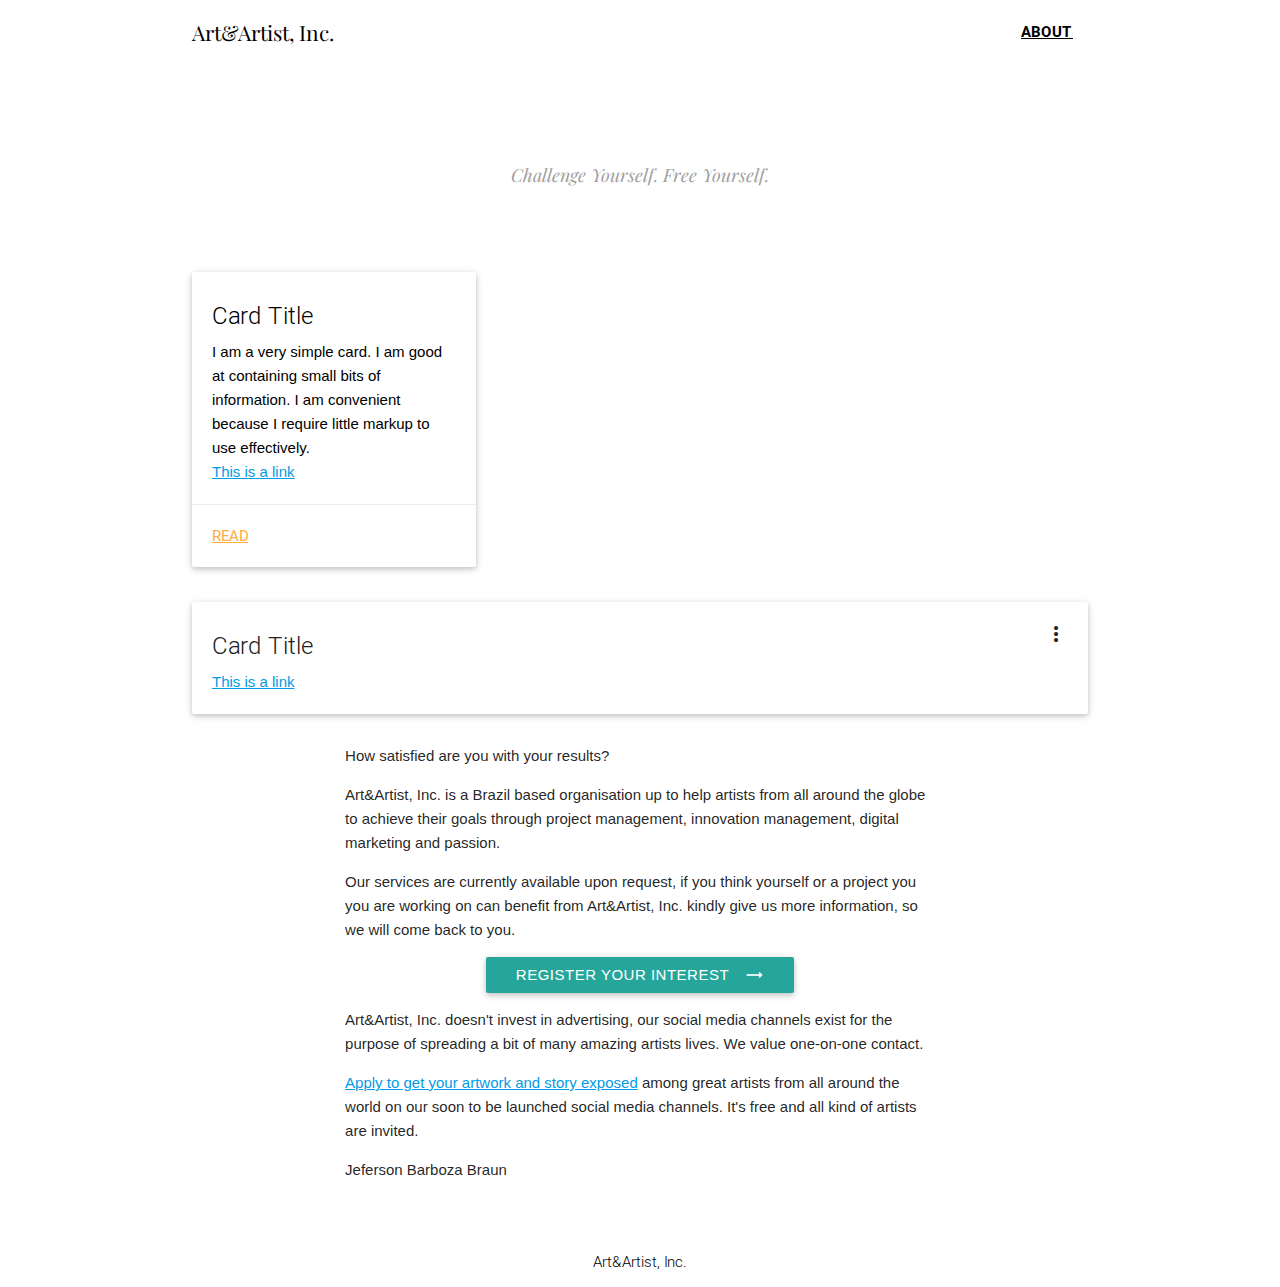
<file: index.html>
<!DOCTYPE html>
  <html>
    <head>
        <title>Art&amp;Artist, Inc.</title>
        <!--Import Google Icon Font-->
        <link href="https://fonts.googleapis.com/icon?family=Material+Icons" rel="stylesheet">
        <!--Import materialize.css-->
        <link type="text/css" rel="stylesheet" href="css/materialize.min.css"  media="screen,projection"/>
        <link href="css/parallax.css" type="text/css" rel="stylesheet" media="screen,projection"/>
        <link href="css/style.css" type="text/css" rel="stylesheet" media="screen,projection"/>

        <!--Let browser know website is optimized for mobile-->
        <meta name="viewport" content="width=device-width, initial-scale=1.0"/>
        <script>
            (function(i,s,o,g,r,a,m){i['GoogleAnalyticsObject']=r;i[r]=i[r]||function(){
            (i[r].q=i[r].q||[]).push(arguments)},i[r].l=1*new Date();a=s.createElement(o),
            m=s.getElementsByTagName(o)[0];a.async=1;a.src=g;m.parentNode.insertBefore(a,m)
            })(window,document,'script','//www.google-analytics.com/analytics.js','ga');

            ga('create', 'UA-73432866-1', 'auto');
            ga('send', 'pageview');
        </script>
    </head>

    <body>
        <a class="btn-hire-mobile hide-on-large-only btn-large grey lighten-4 black-text z-depth-0" href="#">
            <b>ABOUT</b>
        </a>
        <div class="container">
            <nav class="z-depth-0 white">
            <div class="row z-depth-0">
                <div class="col s12 m12 l12">
                    <div class="nav-wrapper">
                        <a href="#" class="brand-logo black-text">Art&amp;Artist, Inc.</a>
                        <ul id="nav-mobile" class="right hide-on-med-and-down">
                            <li><a class="black-text" href="#"><b>ABOUT</b></a></li>
                        </ul>
                    </div>
                </div>
            </div>
            </nav>
        </div>

        <div class="container">
            <div class="row center">
                <br><br><br><br>
                <h5 class="header col s12 light top-message grey-text">Challenge Yourself. Free Yourself.</h5>
                <br><br><br><br>
            </div>
        </div>
        
        <div class="container">
            <div class="row">
                <div class="col s12 m6 l4">
                    <div class="card white">
                    <div class="card-content black-text">
                        <span class="card-title">Card Title</span>
                        <p>I am a very simple card. I am good at containing small bits of information.
                        I am convenient because I require little markup to use effectively.</p>
                         <p><a href="#">This is a link</a></p>
                    </div>
                    <div class="card-action">
                        <a href="">Read</a>
                    </div>
                    </div>
                </div>
            </div>
            <div class="card">
            <div class="card-content">
            <span class="card-title activator grey-text text-darken-4">Card Title<i class="material-icons right">more_vert</i></span>
            <p><a href="#">This is a link</a></p>
            </div>
            <div class="card-reveal">
            <span class="card-title grey-text text-darken-4">Card Title<i class="material-icons right">close</i></span>
            <p>Here is some more information about this product that is only revealed once clicked on.</p>
            </div>
            </div>
        </div>

        <div class="container">
            <div class="row">
                <div class="col push-s1 s10 push-m2 m8 push-l2 l8">
                    <p>How satisfied are you with your results?</p>
                    <p>Art&amp;Artist, Inc. is a Brazil based organisation up to help artists from all around the globe to achieve their goals through project management, innovation management, digital marketing and passion.</p>
                    <p>Our services are currently available upon request, if you think yourself or a project you you are working on can benefit from Art&amp;Artist, Inc. kindly give us more information, so we will come back to you.</p>
                    <p class="center">
                        <a href="https://docs.google.com/forms/d/e/1FAIpQLSfy1aDD-aZ2ucxHBU3shMu7x3h2OjHCNf23-0O4XIDUaYLKHw/viewform" class="btn z-depth-1 lighten-2" target="_blank"><i class="material-icons right">trending_flat</i>Register your interest</a>
                    </p>
                    <p>Art&amp;Artist, Inc. doesn't invest in advertising, our social media channels exist for the purpose of spreading a bit of many amazing artists lives. We value one-on-one contact.</p>
                    <p><a href="https://docs.google.com/forms/d/e/1FAIpQLSdL3jXzc8dop02LiY5YHSKiP7HBedUawhqYIIHv9gZrGEzukg/viewform" target="_blank">Apply to get your artwork and story exposed</a> among great artists from all around the world on our soon to be launched social media channels. It's free and all kind of artists are invited.</p>
                    <p>Jeferson Barboza Braun</p>
                </div>
            </div>
        </div>

        <footer class="page-footer white">
          <div class="footer-copyright white">
            <div class="container black-text center">
                Art&amp;Artist, Inc.
                <!--<a class="black-text text-lighten-4 right" href="#!">Resources</a><span class="right">&nbsp;|&nbsp;</span><a class="black-text text-lighten-4 right" href="#!">Contact</a><span class="right">&nbsp;|&nbsp;</span><a class="black-text text-lighten-4 right" href="#!">Facebook</a>-->
            </div>
          </div>
        </footer>

        
    <!--Import jQuery before materialize.js-->
    <script type="text/javascript" src="https://code.jquery.com/jquery-2.1.1.min.js"></script>
    <script type="text/javascript" src="js/materialize.min.js"></script>
    <script src="js/init.js"></script>
    </body>
  </html>
</file>
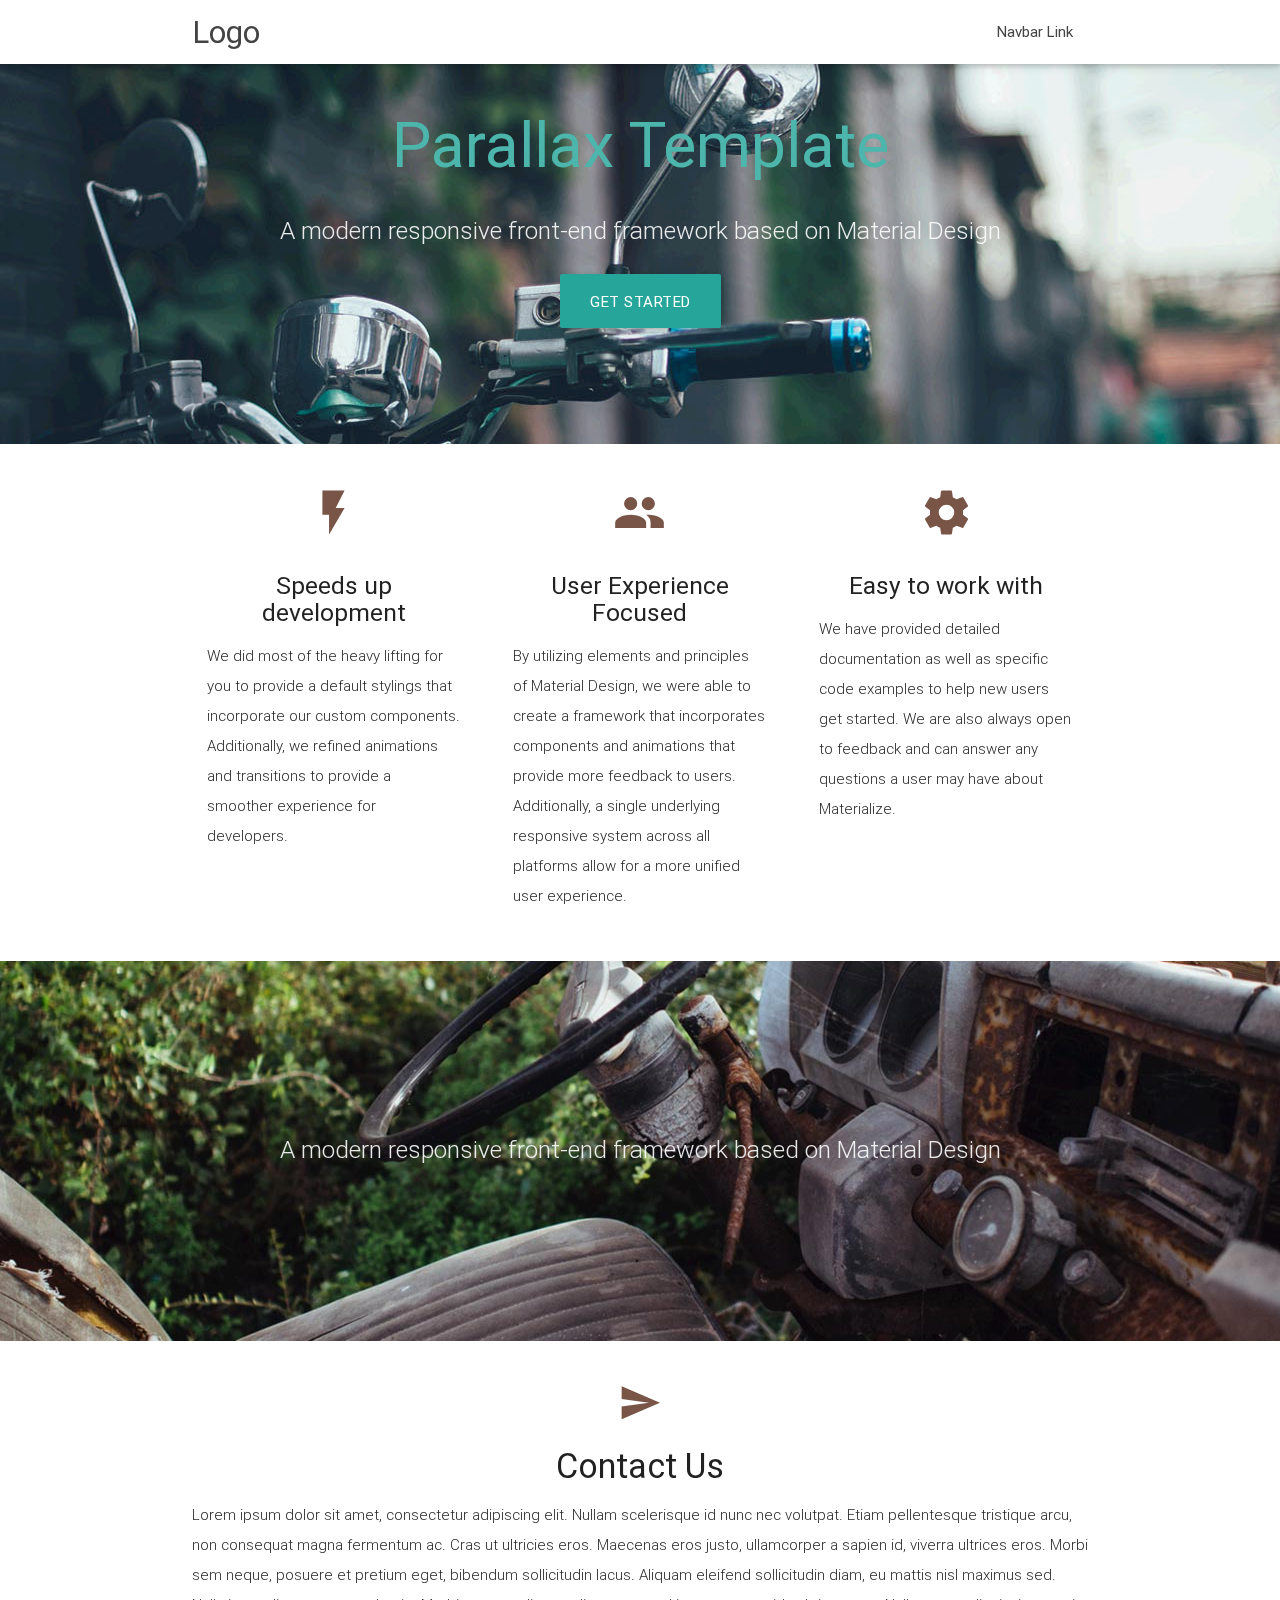
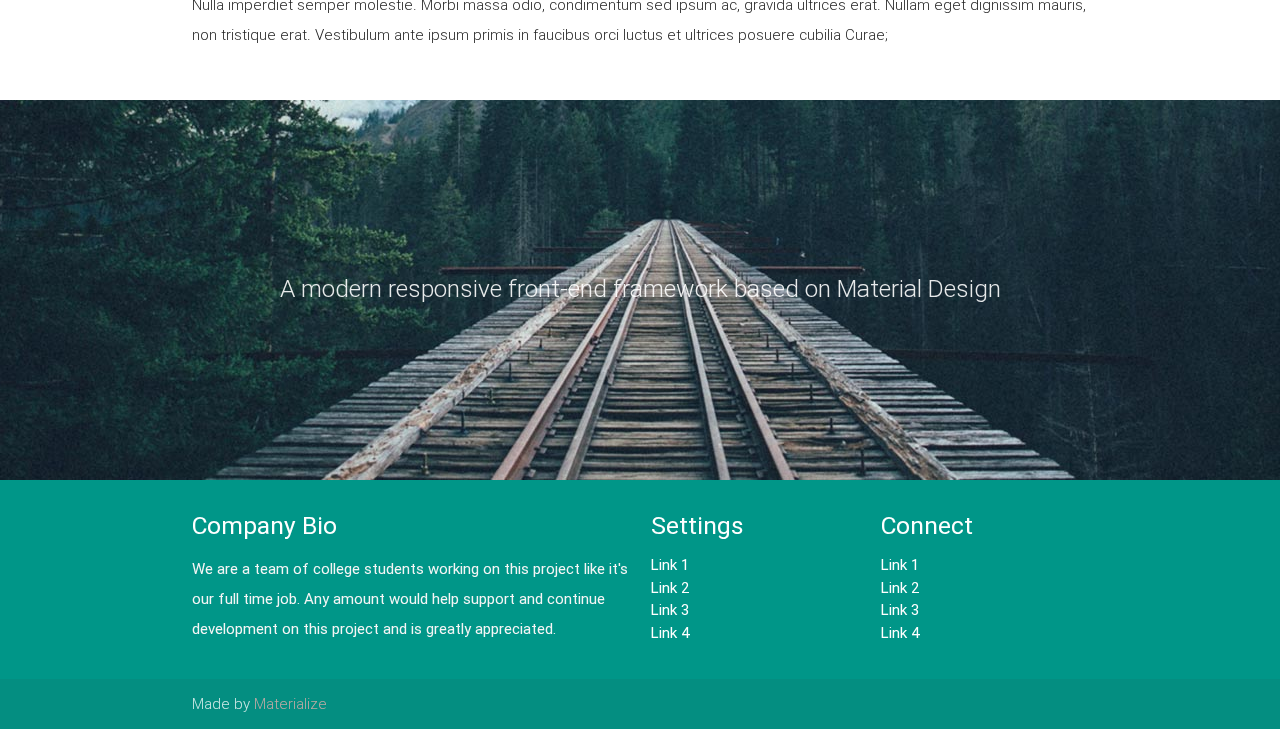
<file: parallax-template/index.html>
<!DOCTYPE html>
<html lang="en">
<head>
  <meta http-equiv="Content-Type" content="text/html; charset=UTF-8"/>
  <meta name="viewport" content="width=device-width, initial-scale=1, maximum-scale=1.0, user-scalable=no"/>
  <title>Parallax Template - Materialize</title>

  <!-- CSS  -->
  <link href="https://fonts.googleapis.com/icon?family=Material+Icons" rel="stylesheet">
  <link href="css/materialize.css" type="text/css" rel="stylesheet" media="screen,projection"/>
  <link href="css/style.css" type="text/css" rel="stylesheet" media="screen,projection"/>
</head>
<body>
  <nav class="white" role="navigation">
    <div class="nav-wrapper container">
      <a id="logo-container" href="#" class="brand-logo">Logo</a>
      <ul class="right hide-on-med-and-down">
        <li><a href="#">Navbar Link</a></li>
      </ul>

      <ul id="nav-mobile" class="side-nav">
        <li><a href="#">Navbar Link</a></li>
      </ul>
      <a href="#" data-activates="nav-mobile" class="button-collapse"><i class="material-icons">menu</i></a>
    </div>
  </nav>

  <div id="index-banner" class="parallax-container">
    <div class="section no-pad-bot">
      <div class="container">
        <br><br>
        <h1 class="header center teal-text text-lighten-2">Parallax Template</h1>
        <div class="row center">
          <h5 class="header col s12 light">A modern responsive front-end framework based on Material Design</h5>
        </div>
        <div class="row center">
          <a href="http://materializecss.com/getting-started.html" id="download-button" class="btn-large waves-effect waves-light teal lighten-1">Get Started</a>
        </div>
        <br><br>

      </div>
    </div>
    <div class="parallax"><img src="background1.jpg" alt="Unsplashed background img 1"></div>
  </div>


  <div class="container">
    <div class="section">

      <!--   Icon Section   -->
      <div class="row">
        <div class="col s12 m4">
          <div class="icon-block">
            <h2 class="center brown-text"><i class="material-icons">flash_on</i></h2>
            <h5 class="center">Speeds up development</h5>

            <p class="light">We did most of the heavy lifting for you to provide a default stylings that incorporate our custom components. Additionally, we refined animations and transitions to provide a smoother experience for developers.</p>
          </div>
        </div>

        <div class="col s12 m4">
          <div class="icon-block">
            <h2 class="center brown-text"><i class="material-icons">group</i></h2>
            <h5 class="center">User Experience Focused</h5>

            <p class="light">By utilizing elements and principles of Material Design, we were able to create a framework that incorporates components and animations that provide more feedback to users. Additionally, a single underlying responsive system across all platforms allow for a more unified user experience.</p>
          </div>
        </div>

        <div class="col s12 m4">
          <div class="icon-block">
            <h2 class="center brown-text"><i class="material-icons">settings</i></h2>
            <h5 class="center">Easy to work with</h5>

            <p class="light">We have provided detailed documentation as well as specific code examples to help new users get started. We are also always open to feedback and can answer any questions a user may have about Materialize.</p>
          </div>
        </div>
      </div>

    </div>
  </div>


  <div class="parallax-container valign-wrapper">
    <div class="section no-pad-bot">
      <div class="container">
        <div class="row center">
          <h5 class="header col s12 light">A modern responsive front-end framework based on Material Design</h5>
        </div>
      </div>
    </div>
    <div class="parallax"><img src="background2.jpg" alt="Unsplashed background img 2"></div>
  </div>

  <div class="container">
    <div class="section">

      <div class="row">
        <div class="col s12 center">
          <h3><i class="mdi-content-send brown-text"></i></h3>
          <h4>Contact Us</h4>
          <p class="left-align light">Lorem ipsum dolor sit amet, consectetur adipiscing elit. Nullam scelerisque id nunc nec volutpat. Etiam pellentesque tristique arcu, non consequat magna fermentum ac. Cras ut ultricies eros. Maecenas eros justo, ullamcorper a sapien id, viverra ultrices eros. Morbi sem neque, posuere et pretium eget, bibendum sollicitudin lacus. Aliquam eleifend sollicitudin diam, eu mattis nisl maximus sed. Nulla imperdiet semper molestie. Morbi massa odio, condimentum sed ipsum ac, gravida ultrices erat. Nullam eget dignissim mauris, non tristique erat. Vestibulum ante ipsum primis in faucibus orci luctus et ultrices posuere cubilia Curae;</p>
        </div>
      </div>

    </div>
  </div>


  <div class="parallax-container valign-wrapper">
    <div class="section no-pad-bot">
      <div class="container">
        <div class="row center">
          <h5 class="header col s12 light">A modern responsive front-end framework based on Material Design</h5>
        </div>
      </div>
    </div>
    <div class="parallax"><img src="background3.jpg" alt="Unsplashed background img 3"></div>
  </div>

  <footer class="page-footer teal">
    <div class="container">
      <div class="row">
        <div class="col l6 s12">
          <h5 class="white-text">Company Bio</h5>
          <p class="grey-text text-lighten-4">We are a team of college students working on this project like it's our full time job. Any amount would help support and continue development on this project and is greatly appreciated.</p>


        </div>
        <div class="col l3 s12">
          <h5 class="white-text">Settings</h5>
          <ul>
            <li><a class="white-text" href="#!">Link 1</a></li>
            <li><a class="white-text" href="#!">Link 2</a></li>
            <li><a class="white-text" href="#!">Link 3</a></li>
            <li><a class="white-text" href="#!">Link 4</a></li>
          </ul>
        </div>
        <div class="col l3 s12">
          <h5 class="white-text">Connect</h5>
          <ul>
            <li><a class="white-text" href="#!">Link 1</a></li>
            <li><a class="white-text" href="#!">Link 2</a></li>
            <li><a class="white-text" href="#!">Link 3</a></li>
            <li><a class="white-text" href="#!">Link 4</a></li>
          </ul>
        </div>
      </div>
    </div>
    <div class="footer-copyright">
      <div class="container">
      Made by <a class="brown-text text-lighten-3" href="http://materializecss.com">Materialize</a>
      </div>
    </div>
  </footer>


  <!--  Scripts-->
  <script src="https://code.jquery.com/jquery-2.1.1.min.js"></script>
  <script src="js/materialize.js"></script>
  <script src="js/init.js"></script>

  </body>
</html>
</file>
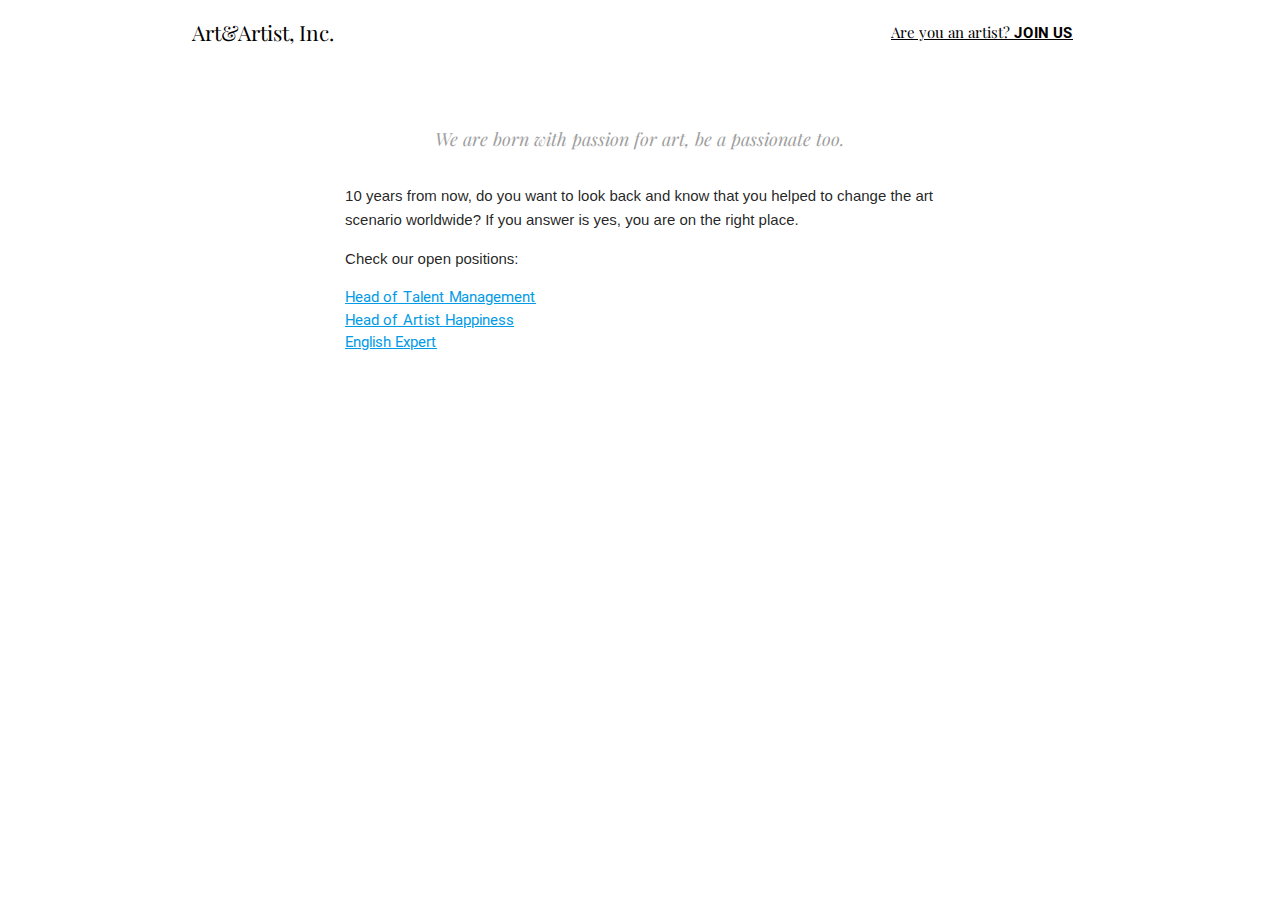
<file: careers.html>
<!DOCTYPE html>
  <html>
    <head>
        <!--Import Google Icon Font-->
        <link href="http://fonts.googleapis.com/icon?family=Material+Icons" rel="stylesheet">
        <!--Import materialize.css-->
        <link type="text/css" rel="stylesheet" href="css/materialize.min.css"  media="screen,projection"/>
        <link href="css/style.css" type="text/css" rel="stylesheet" media="screen,projection"/>

        <!--Let browser know website is optimized for mobile-->
        <meta name="viewport" content="width=device-width, initial-scale=1.0"/>
        <script>
            (function(i,s,o,g,r,a,m){i['GoogleAnalyticsObject']=r;i[r]=i[r]||function(){
            (i[r].q=i[r].q||[]).push(arguments)},i[r].l=1*new Date();a=s.createElement(o),
            m=s.getElementsByTagName(o)[0];a.async=1;a.src=g;m.parentNode.insertBefore(a,m)
            })(window,document,'script','//www.google-analytics.com/analytics.js','ga');

            ga('create', 'UA-73432866-1', 'auto');
            ga('send', 'pageview');
        </script>
    </head>

    <body>
        <div class="container">
            <nav class="z-depth-0 white">
            <div class="row z-depth-0">
                <div class="col s12 m12 l12">
                    <div class="nav-wrapper">
                        <a href="#" class="brand-logo black-text">Art&amp;Artist, Inc.</a>
                        <ul id="nav-mobile" class="right hide-on-med-and-down">
                            <li><a class="black-text" href="#"><span class="playfair">Are you an artist?</span> <b>JOIN US</b></a></li>
                        </ul>
                    </div>
                </div>
            </div>
            </nav>
            
            <div class="row">
                <br /><br />
                <div class="col s12 push-m1 m10 push-l2 l8">
                    <p class="center top-message grey-text">We are born with passion for art, be a passionate too.</p>
                </div>
                <div class="col s12 push-m1 m10 push-l2 l8">
                    <p>10 years from now, do you want to look back and know that you helped to change the art scenario worldwide? If you answer is yes, you are on the right place.</p>
                    <p>Check our open positions:</p>
                    
                    <ul>
                        <li><a href="./#">Head of Talent Management</a></li>
                        <li><a href="./#">Head of Artist Happiness</a></li>
                        <li><a href="./#">English Expert</a></li>
                    </ul>
                </div>
            </div>
        </div>
        
      </body>
</html>
</file>
<file: css/parallax.css>
/* Custom Stylesheet */
/**
 * Use this file to override Materialize files so you can update
 * the core Materialize files in the future
 *
 * Made By MaterializeCSS.com
 */

nav ul a,
nav .brand-logo {
  color: #444;
}

p {
  line-height: 2rem;
}

.button-collapse {
  color: #26a69a;
}

.parallax-container {
  min-height: 380px;
  line-height: 0;
  height: auto;
  color: rgba(255,255,255,.9);
}
  .parallax-container .section {
    width: 100%;
  }

@media only screen and (max-width : 992px) {
  .parallax-container .section {
    position: absolute;
    top: 40%;
  }
  #index-banner .section {
    top: 10%;
  }
}

@media only screen and (max-width : 600px) {
  #index-banner .section {
    top: 0;
  }
}

.icon-block {
  padding: 0 15px;
}
.icon-block .material-icons {
  font-size: inherit;
}

footer.page-footer {
  margin: 0;
}
</file>
<file: css/style.css>
/* Custom Stylesheet */
/**
 * Use this file to override Materialize files so you can update
 * the core Materialize files in the future
 *
 * Made By MaterializeCSS.com
 */

@import url(https://fonts.googleapis.com/css?family=Sorts+Mill+Goudy:400,400italic);
@import url(https://fonts.googleapis.com/css?family=Playfair+Display:400italic);

html {

}

p {
    font-family: 'Helvetica', sans-serif;
    line-height: normal;
    line-height: 1.6rem;
}

.brand-logo {
    font-family: 'Playfair Display', 'georgia', serif;
    font-weight: lighter;
    font-size: 1.4rem !important;
    text-decoration: none;
}

.top-message {
    font-family: 'Playfair Display', 'georgia', serif;
    font-style: italic;
    font-size: 1.2em;
    /*text-shadow: 0px 0px 3px black;*/
}

.playfair {
    font-family: 'playfair display', 'georgia', serif;
}

.subtitle {
    margin-top: -10px;
}

.subtitle p {
    font-size: 0.8em;
}
.subtitle a {
    color: black;
}

body {
    width: 100%;
}

.center-arts {
    text-align: center;
}

.arts {
    height: 240px;
    width: auto;
    margin: 10px;
}

a {
    text-decoration: underline;
}
</file>
<file: parallax-template/css/style.css>
/* Custom Stylesheet */
/**
 * Use this file to override Materialize files so you can update
 * the core Materialize files in the future
 *
 * Made By MaterializeCSS.com
 */

nav ul a,
nav .brand-logo {
  color: #444;
}

p {
  line-height: 2rem;
}

.button-collapse {
  color: #26a69a;
}

.parallax-container {
  min-height: 380px;
  line-height: 0;
  height: auto;
  color: rgba(255,255,255,.9);
}
  .parallax-container .section {
    width: 100%;
  }

@media only screen and (max-width : 992px) {
  .parallax-container .section {
    position: absolute;
    top: 40%;
  }
  #index-banner .section {
    top: 10%;
  }
}

@media only screen and (max-width : 600px) {
  #index-banner .section {
    top: 0;
  }
}

.icon-block {
  padding: 0 15px;
}
.icon-block .material-icons {
  font-size: inherit;
}

footer.page-footer {
  margin: 0;
}
</file>
